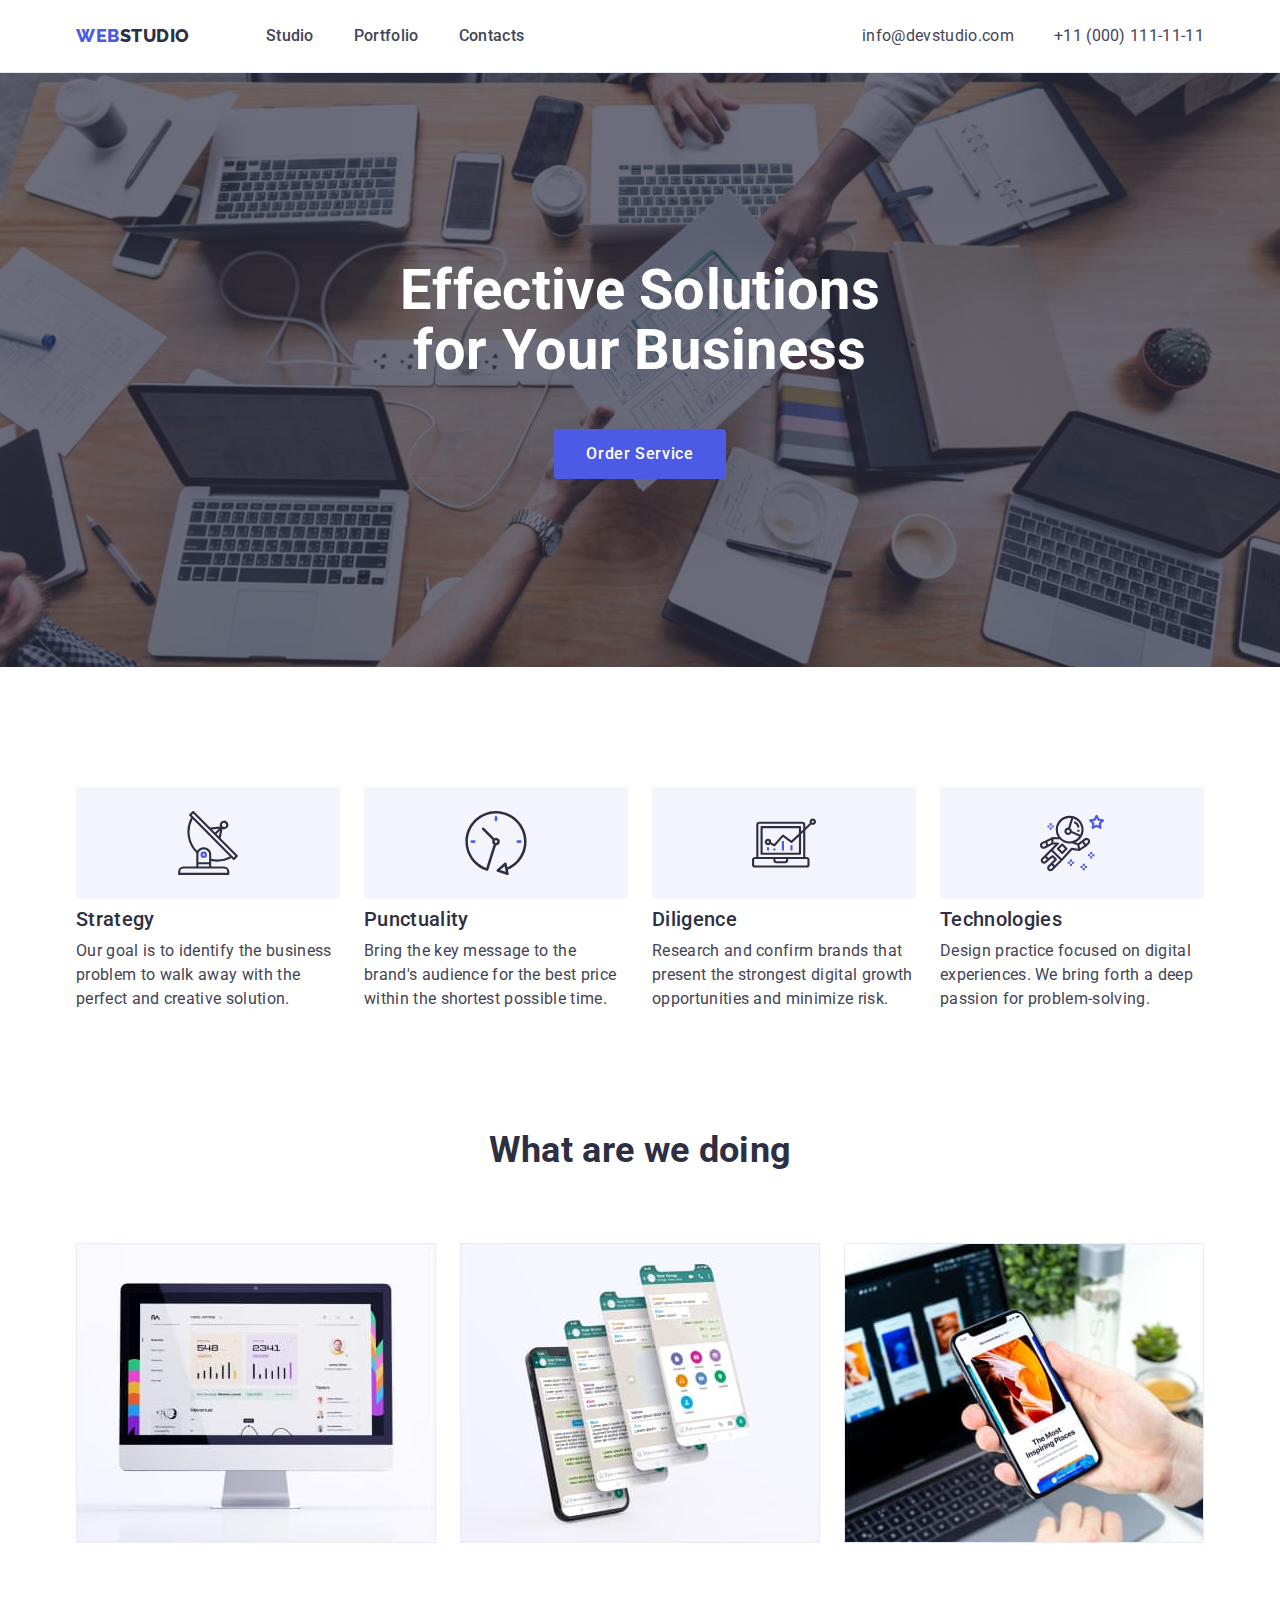
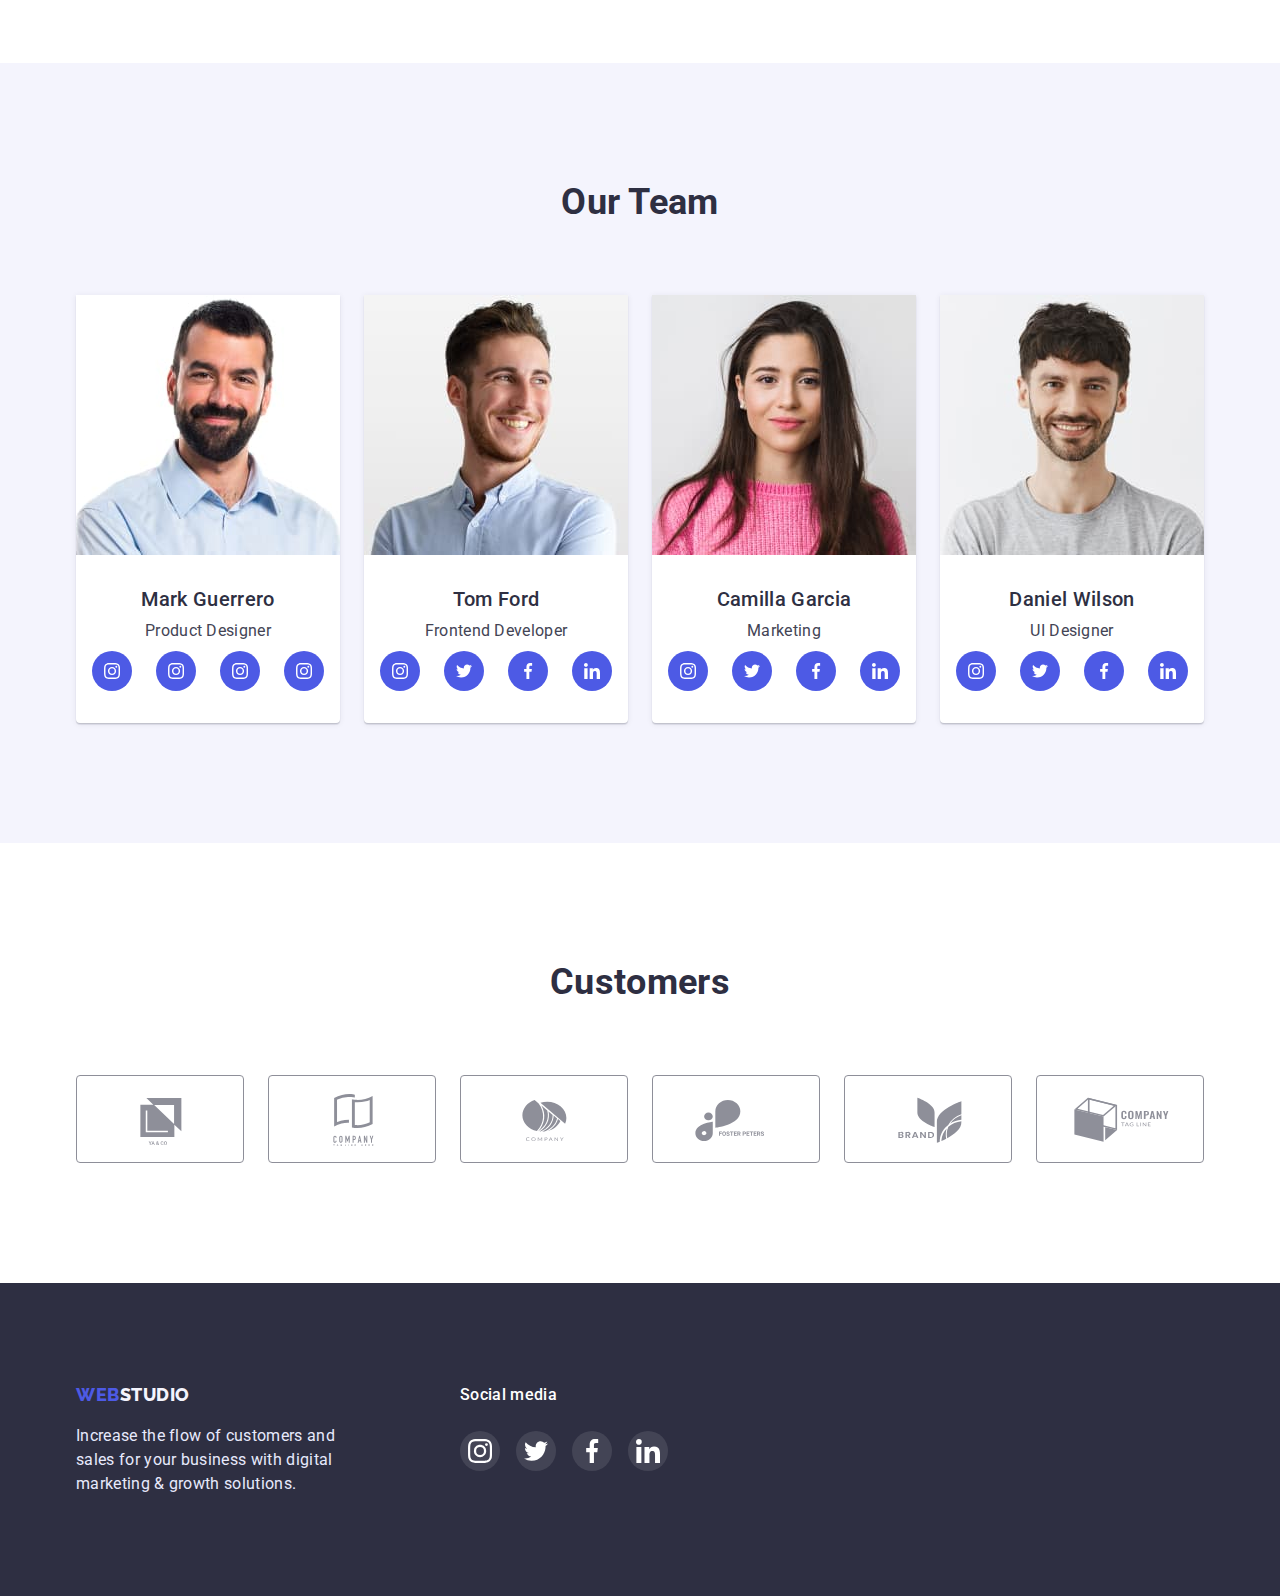
<file: index.html>
<!DOCTYPE html>
<html lang="en">

<head>
  <meta charset="UTF-8">
  <meta http-equiv="X-UA-Compatible" content="IE=edge">
  <meta name="viewport" content="width=device-width, initial-scale=1.0">
  <!-- font family ===============-->
  <link href="https://fonts.googleapis.com" rel="preconnect">
  <link href="https://fonts.gstatic.com" rel="preconnect" crossorigin>
  <link href="https://fonts.googleapis.com/css2?family=Raleway:wght@800&family=Roboto:wght@400;500;700;900&display=swap"
    rel="stylesheet">

  <!-- normalize =======================-->

  <link href="https://cdn.jsdelivr.net/npm/modern-normalize@1.1.0/modern-normalize.min.css" rel="stylesheet">

  <!-- main styles =============================-->

  <link href="./css/styles.css" rel="stylesheet">

  <title>WebStudio</title>
</head>

<body>

  <!-- header ========================-->

  <header class="page-header">
    <div class="container page-header-container">
      <nav class="page-nav">
        <a class="logo logo-header" href="./index.html">Web<span class="header-logo">Studio</span></a>
        <ul class="menu-list list ">
          <li class="menu-item">
            <a class="menu-link link" href="./index.html">Studio</a>
          </li>
          <li class="menu-item">
            <a class="menu-link link" href="./portfolio.html">Portfolio</a>
          </li>
          <li class="menu-item">
            <a class="menu-link link" href="#">Contacts</a>
          </li>
        </ul>
      </nav>
      <address class="page-address">
        <ul class="address-list list">
          <li>
            <a class="mail address-link" href="mailto:info@devstudio.com">info@devstudio.com
            </a>
          </li>
          <li class="contacts-item">
            <a class="address-link" href="tel:+110001111111">+11 (000) 111-11-11
            </a>
          </li>
        </ul>
      </address>
    </div>
  </header>
  <main>

    <!-- Hero ======================================-->

    <section class="page-hero">
      <div class="container">
        <h1 class="hero-title">Effective Solutions for Your Business</h1>
        <button class="hero-button button" type="button">Order Service</button>
      </div>
    </section>

    <!-- Features ================================-->

    <section class="features">
      <div class="container">
        <h2 class="visually-hidden">Our features</h2>
        <ul class="features-list list">
          <li class="features-item">
            <div class="features-box">
              <svg class="features-icon" width="64" height="64">
                <use href="./images/icons.svg#icon-antenna"></use>
              </svg>
            </div>
            <h3 class="item-subtitle">Strategy</h3>
            <p class="features-text">
              Our goal is to identify the business
              problem to walk away with the perfect and creative solution.
            </p>
          </li>
          <li class="features-item">
            <div class="features-box">
              <svg class="features-icon" width="64" height="64">
                <use href="./images/icons.svg#icon-clock"></use>
              </svg>
            </div>
            <h3 class="item-subtitle">Punctuality</h3>
            <p class="features-text">
              Bring the key message to the brand's audience for the best price within the shortest possible time.
            </p>
          </li>
          <li class="features-item">
            <div class="features-box">
              <svg class="features-icon" width="64" height="64">
                <use href="./images/icons.svg#icon-diagram"></use>
              </svg>
            </div>
            <h3 class="item-subtitle">Diligence</h3>
            <p class="features-text">
              Research and confirm brands that present the strongest digital growth opportunities and minimize risk.
            </p>
          </li>
          <li class="features-item">
            <div class="features-box">
              <svg class="features-icon" width="64" height="64">
                <use href="./images/icons.svg#icon-astronaut"></use>
              </svg>
            </div>
            <h3 class="item-subtitle">Technologies</h3>
            <p class="features-text">
              Design practice focused on digital experiences. We bring forth a deep passion for problem-solving.
            </p>
          </li>
        </ul>
      </div>
    </section>

    <!-- Our work =================================-->

    <section class="work">
      <div class="container">
        <h2 class="section-title">What are we doing</h2>
        <ul class="work-list list">
          <li class="work-item">
            <img class="work-img" src="./images/work/application.jpg" alt="app on laptop" height="300" width="360">
          </li>
          <li class="work-item">
            <img class="work-img" src="./images/work/phones.jpg" alt="phons" height="300" width="360">
          </li>
          <li class="work-item">
            <img class="work-img" src="./images/work/phone.jpg" alt="phon" height="300" width="360">
          </li>
        </ul>
      </div>
    </section>

    <!-- Our team ==============================-->

    <section class="team">
      <div class="container">
        <h2 class="section-title">Our Team</h2>
        <ul class="team-list list">
          <li class="team-item">
            <img class="team-img" src="./images/team/Mark.jpg" alt="a man with a beard" width="264" height="260">
            <div class="team-card-description">
              <h3 class="team-title item-subtitle">Mark Guerrero</h3>
              <p class="team-text">Product Designer</p>
              <ul class="social-list list">
                <li class="social-list-item">
                  <a class="social-list-link" href>
                    <svg class="social-list-icon" width="16px" height="16px">
                      <use href="./images/icons.svg#icon-instagram"></use>
                    </svg>
                  </a>
                </li>
                <li class="social-list-item">
                  <a class="social-list-link" href>
                    <svg class="social-list-icon" width="16px" height="16px">
                      <use href="./images/icons.svg#icon-instagram"></use>
                    </svg>
                  </a>
                </li>
                <li class="social-list-item">
                  <a class="social-list-link" href>
                    <svg class="social-list-icon" width="16px" height="16px">
                      <use href="./images/icons.svg#icon-instagram"></use>
                    </svg>
                  </a>
                </li>
                <li class="social-list-item">
                  <a class="social-list-link" href>
                    <svg class="social-list-icon" width="16px" height="16px">
                      <use href="./images/icons.svg#icon-instagram"></use>
                    </svg>
                  </a>
                </li>
              </ul>
            </div>
          </li>
          <li class="team-item">
            <img class="team-img" src="./images/team/Tom.jpg" alt="a smiling man" width="264" height="260">
            <div class="team-card-description">
              <h3 class="team-title item-subtitle">Tom Ford</h3>
              <p class="team-text">Frontend Developer</p>
              <ul class="social-list list">
                <li class="social-list-item">
                  <a class="social-list-link" href>
                    <svg class="social-list-icon" width="16px" height="16px">
                      <use href="./images/icons.svg#icon-instagram"></use>
                    </svg>
                  </a>
                </li>
                <li class="social-list-item">
                  <a class="social-list-link" href>
                    <svg class="social-list-icon" width="16px" height="16px">
                      <use href="./images/icons.svg#icon-twitter"></use>
                    </svg>
                  </a>
                </li>
                <li class="social-list-item">
                  <a class="social-list-link" href>
                    <svg class="social-list-icon" width="16px" height="16px">
                      <use href="./images/icons.svg#icon-facebook"></use>
                    </svg>
                  </a>
                </li>
                <li class="social-list-item">
                  <a class="social-list-link" href>
                    <svg class="social-list-icon" width="16px" height="16px">
                      <use href="./images/icons.svg#icon-linkedin"></use>
                    </svg>
                  </a>
                </li>
              </ul>
            </div>
          </li>
          <li class="team-item">
            <img class="team-img" src="./images/team/Camila.jpg" alt="a young woman" width="264" height="260">
            <div class="team-card-description">
              <h3 class="team-title item-subtitle">Camilla Garcia</h3>
              <p class="team-text">Marketing</p>
              <ul class="social-list list">
                <li class="social-list-item">
                  <a class="social-list-link" href>
                    <svg class="social-list-icon" width="16px" height="16px">
                      <use href="./images/icons.svg#icon-instagram"></use>
                    </svg>
                  </a>
                </li>
                <li class="social-list-item">
                  <a class="social-list-link" href>
                    <svg class="social-list-icon" width="16px" height="16px">
                      <use href="./images/icons.svg#icon-twitter"></use>
                    </svg>
                  </a>
                </li>
                <li class="social-list-item">
                  <a class="social-list-link" href>
                    <svg class="social-list-icon" width="16px" height="16px">
                      <use href="./images/icons.svg#icon-facebook"></use>
                    </svg>
                  </a>
                </li>
                <li class="social-list-item">
                  <a class="social-list-link" href>
                    <svg class="social-list-icon" width="16px" height="16px">
                      <use href="./images/icons.svg#icon-linkedin"></use>
                    </svg>
                  </a>
                </li>
              </ul>
            </div>
          </li>
          <li class="team-item">
            <img class="team-img" src="./images/team/Daniel.jpg" alt="a man with a short beard" width="264"
              height="260">
            <div class="team-card-description">
              <h3 class="team-title item-subtitle">Daniel Wilson</h3>
              <p class="team-text">UI Designer
              </p>
              <ul class="social-list list">
                <li class="social-list-item">
                  <a class="social-list-link" href>
                    <svg class="social-list-icon" width="16px" height="16px">
                      <use href="./images/icons.svg#icon-instagram"></use>
                    </svg>
                  </a>
                </li>
                <li class="social-list-item">
                  <a class="social-list-link" href>
                    <svg class="social-list-icon" width="16px" height="16px">
                      <use href="./images/icons.svg#icon-twitter"></use>
                    </svg>
                  </a>
                </li>
                <li class="social-list-item">
                  <a class="social-list-link" href>
                    <svg class="social-list-icon" width="16px" height="16px">
                      <use href="./images/icons.svg#icon-facebook"></use>
                    </svg>
                  </a>
                </li>
                <li class="social-list-item">
                  <a class="social-list-link" href>
                    <svg class="social-list-icon" width="16px" height="16px">
                      <use href="./images/icons.svg#icon-linkedin"></use>
                    </svg>
                  </a>
                </li>
              </ul>
            </div>
          </li>
        </ul>
      </div>
    </section>

    <!-- CUSTOMERS =========================== -->

    <section class="customers">
      <div class="container">
        <h2 class="section-title">Customers</h2>
        <ul class="customers-list list">
          <li class="customer-item">
            <a class="customer-link" href>
              <svg class="customer-icon" width="104px" height="56px">
                <use href="./images/icons.svg#icon-Logo-1"></use>
              </svg>
            </a>
          </li>
          <li class="customer-item">
            <a class="customer-link" href>
              <svg class="customer-icon" width="104px" height="56px">
                <use href="./images/icons.svg#icon-Logo-2"></use>
              </svg>
            </a>
          </li>
          <li class="customer-item">
            <a class="customer-link" href>
              <svg class="customer-icon" width="104px" height="56px">
                <use href="./images/icons.svg#icon-Logo-3"></use>
              </svg>
            </a>
          </li>
          <li class="customer-item">
            <a class="customer-link" href>
              <svg class="customer-icon" width="104px" height="56px">
                <use href="./images/icons.svg#icon-Logo-4"></use>
              </svg>
            </a>
          </li>
          <li class="customer-item">
            <a class="customer-link" href>
              <svg class="customer-icon" width="104px" height="56px">
                <use href="./images/icons.svg#icon-Logo-5"></use>
              </svg>
            </a>
          </li>
          <li class="customer-item">
            <a class="customer-link" href>
              <svg class="customer-icon" width="104px" height="56px">
                <use href="./images/icons.svg#icon-Logo-6"></use>
              </svg>
            </a>
          </li>
        </ul>
      </div>
    </section>
  </main>

  <!-- footer -->

  <footer class="footer">
    <div class="container footer-container">
      <div class="footer-logo-paragraph">
        <a class="logo link" href="./index.html">Web<span class="footer-logo">Studio</span></a>
        <p class="footer-text">Increase the flow of customers and sales for your business with digital marketing &
          growth
          solutions.</p>
      </div>
      <div class="social-media">
        <p class="social-media-title">Social media</p>
        <ul class="social-media-list list">
          <li class="social-media-item">
            <a class="social-media-link" href>
              <svg class="social-media-icon" width="24px" height="24px">
                <use href="./images/icons.svg#icon-instagram"></use>
              </svg>
            </a>
          </li>
          <li class="social-media-item">
            <a class="social-media-link" href>
              <svg class="social-media-icon" width="24px" height="24px">
                <use href="./images/icons.svg#icon-twitter"></use>
              </svg>
            </a>
          </li>
          <li class="social-media-item">
            <a class="social-media-link" href>
              <svg class="social-media-icon" width="24px" height="24px">
                <use href="./images/icons.svg#icon-facebook"></use>
              </svg>
            </a>
          </li>
          <li class="social-media-item">
            <a class="social-media-link" href>
              <svg class="social-media-icon" width="24px" height="24px">
                <use href="./images/icons.svg#icon-linkedin"></use>
              </svg>
            </a>
          </li>
        </ul>


      </div>
    </div>
  </footer>
</body>

</html>
</file>
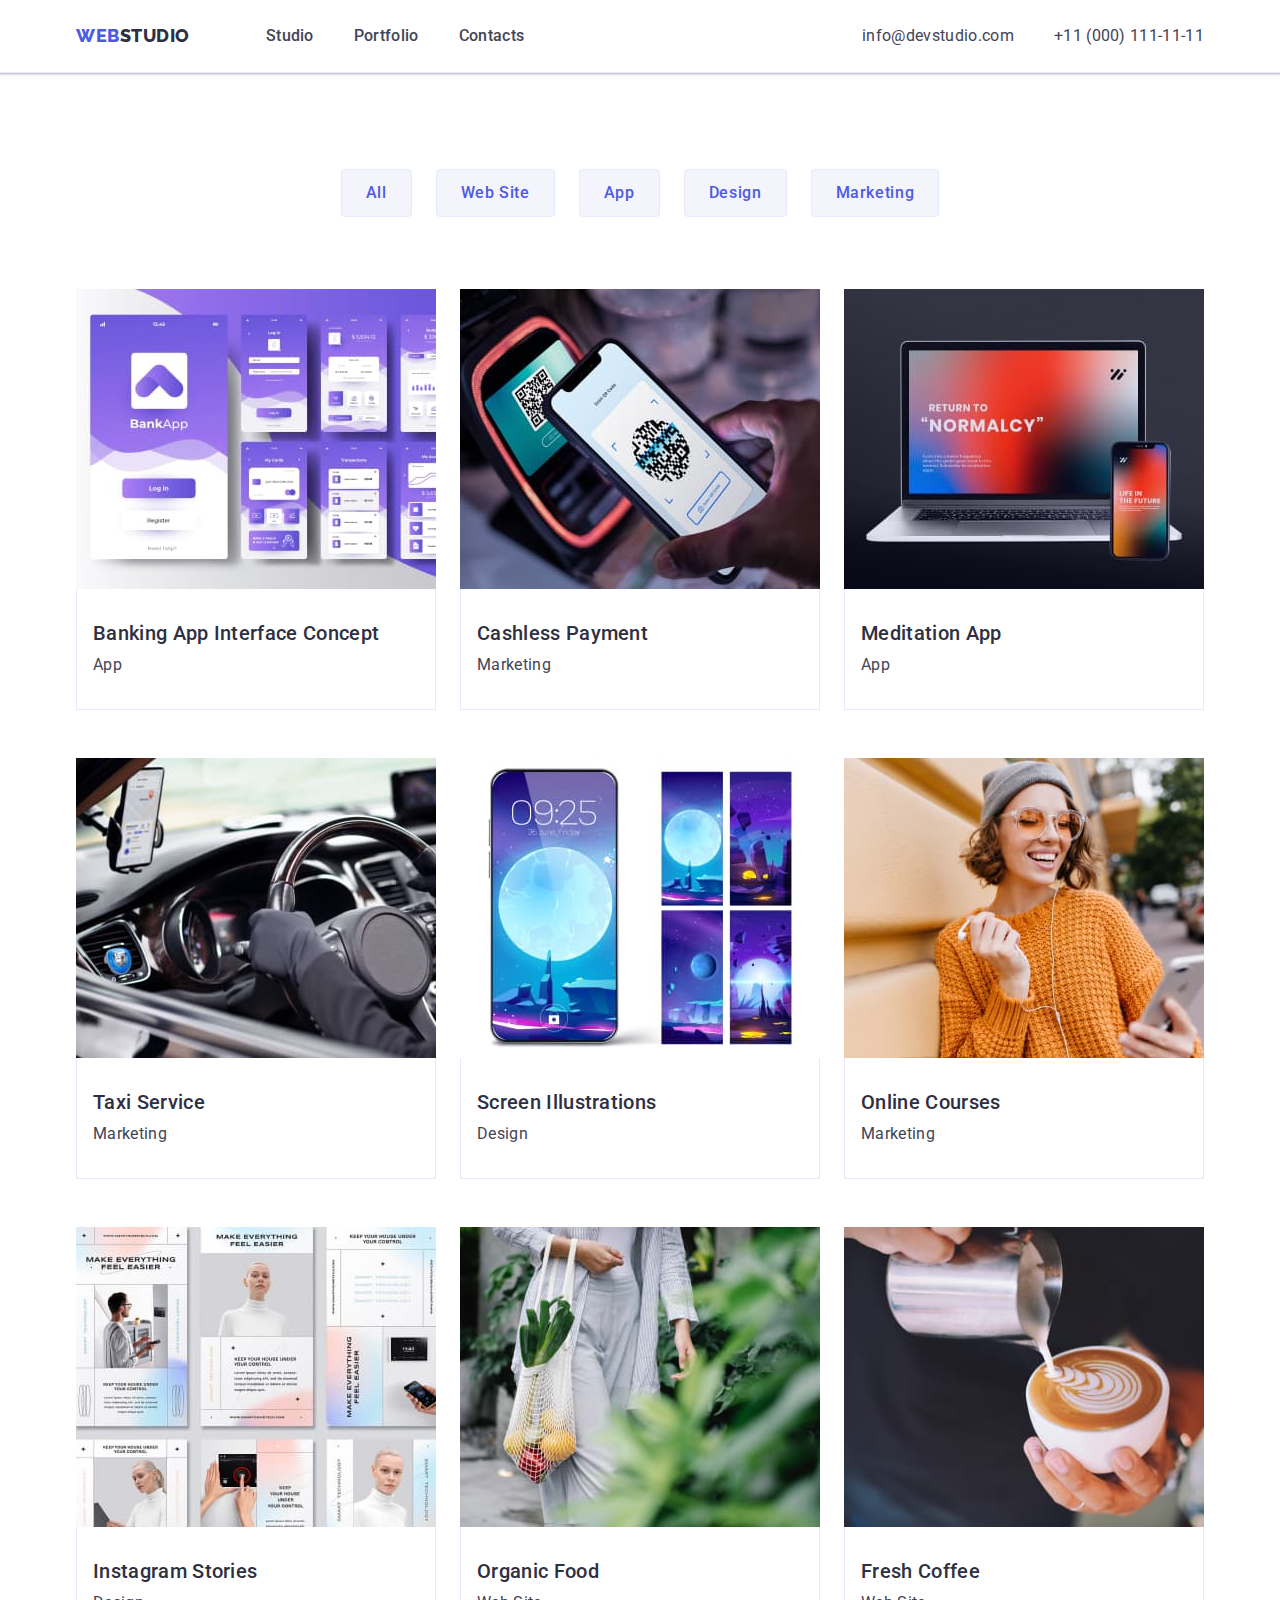
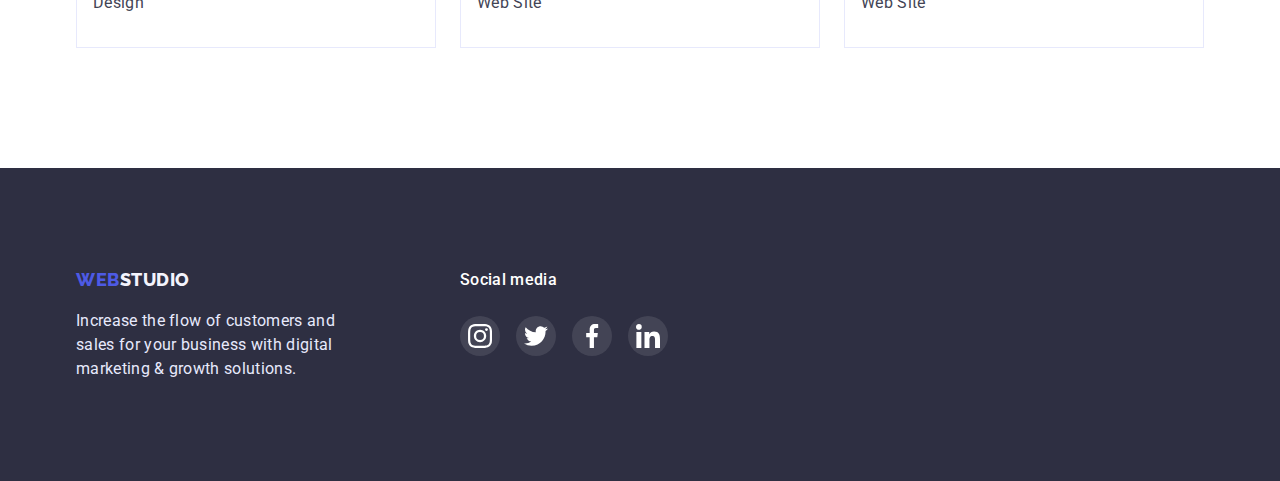
<file: portfolio.html>
<!DOCTYPE html>
<html lang="en">

<head>
  <meta charset="UTF-8">
  <meta http-equiv="X-UA-Compatible" content="IE=edge">
  <meta name="viewport" content="width=device-width, initial-scale=1.0">
  <!-- font family ========================-->
  <link href="https://fonts.googleapis.com" rel="preconnect">
  <link href="https://fonts.gstatic.com" rel="preconnect" crossorigin>
  <link href="https://fonts.googleapis.com/css2?family=Raleway:wght@800&family=Roboto:wght@400;500;700;900&display=swap"
    rel="stylesheet">

  <!-- normalize ============================-->

  <link href="https://cdn.jsdelivr.net/npm/modern-normalize@1.1.0/modern-normalize.min.css" rel="stylesheet">

  <!-- main styles ===========================-->

  <link href="./css/styles.css" rel="stylesheet">
  <title>Portfolio</title>

</head>

<body>

  <!-- header =========================-->

  <header class="page-header">
    <div class="container page-header-container">
      <nav class="page-nav">
        <a class="logo logo-header" href="./index.html">Web<span class="header-logo">Studio</span></a>
        <ul class="menu-list list ">
          <li class="menu-item">
            <a class="menu-link link" href="./index.html">Studio</a>
          </li>
          <li class="menu-item">
            <a class="menu-link link current" href="./portfolio.html">Portfolio</a>
          </li>
          <li class="menu-item">
            <a class="menu-link link" href="#">Contacts</a>
          </li>
        </ul>
      </nav>
      <address class="page-address">
        <ul class="address-list list">
          <li>
            <a class="mail address-link" href="mailto:info@devstudio.com">info@devstudio.com
            </a>
          </li>
          <li class="contacts-item">
            <a class="address-link" href="tel:+110001111111">+11 (000) 111-11-11
            </a>
          </li>
        </ul>
      </address>
    </div>
  </header>
  <main>

    <!-- projects -->

    <section class="portfolio">
      <div class="container">
        <h1 class="visually-hidden">Portfolio</h1>

        <!-- FILTER ========================================= -->

        <ul class="filter-list list">
          <li class="filter-item"><button class="filter-button button" type="button">All</button></li>
          <li class="filter-item"><button class="filter-button button" type="button">Web Site</button></li>
          <li class="filter-item"><button class="filter-button button" type="button">App</button></li>
          <li class="filter-item"><button class="filter-button button" type="button">Design</button></li>
          <li class="filter-item"><button class="filter-button button" type="button">Marketing</button></li>
        </ul>

        <!-- PROJECTS ============================= -->

        <ul class="project-list list">
          <li class="project-item">
            <a class="link" href="#">
              <img src="./images/Products/Project1.jpg" alt="app Interface layout" width="360" height="300">
              <div class="project-description">
                <h3 class="item-subtitle">Banking App Interface Concept</h3>
                <p class="project-item-description">App</p>
              </div>
            </a>
          </li>
          <li class="project-item">
            <a class="link" href="#">
              <img src="./images/Products/Project2.jpg" alt="marketing in cashless Payment" width="360" height="300">
              <div class="project-description">
                <h3 class="item-subtitle">Cashless Payment</h3>
                <p class="project-item-description">Marketing</p>
              </div>
            </a>
          </li>
          <li class="project-item">
            <a class="link" href="#">
              <img src="./images/Products/Project3.jpg" alt="meditation app on laptop" width="360" height="300">
              <div class="project-description">
                <h3 class="item-subtitle">Meditation App</h3>
                <p class="project-item-description">App</p>
              </div>
            </a>
          </li>
          <li class="project-item">
            <a class="link" href="#">
              <img src="./images/Products/Project4.jpg" alt="driver into the car" width="360" height="300">
              <div class="project-description">
                <h3 class="item-subtitle">Taxi Service</h3>
                <p class="project-item-description">Marketing</p>
              </div>
            </a>
          </li>
          <li class="project-item">
            <a class="link" href="#">
              <img src="./images/Products/Project5.jpg" alt="design few layouts for phone" width="360" height="300">
              <div class="project-description">
                <h3 class="item-subtitle">Screen Illustrations</h3>
                <p class="project-item-description">Design</p>
              </div>
            </a>
          </li>
          <li class="project-item">
            <a class="link" href="#">
              <img src="./images/Products/Project6.jpg" alt="the girl looking at the phone" width="360" height="300">
              <div class="project-description">
                <h3 class="item-subtitle">Online Courses</h3>
                <p class="project-item-description">Marketing</p>
              </div>
            </a>
          </li>
          <li class="project-item">
            <a class="link" href="#">
              <img src="./images/Products/Project7.jpg" alt="few samples for design" width="360" height="300">
              <div class="project-description">
                <h3 class="item-subtitle">Instagram Stories</h3>
                <p class="project-item-description">Design</p>
              </div>
            </a>
          </li>
          <li class="project-item">
            <a class="link" href="#">
              <img src="./images/Products/Project8.jpg" alt="fruits in the bag" width="360" height="300">
              <div class="project-description">
                <h3 class="item-subtitle">Organic Food</h3>
                <p class="project-item-description">Web Site</p>
              </div>
            </a>
          </li>
          <li class="project-item">
            <a class="link" href="#">
              <img src="./images/Products/Project9.jpg" alt="a cap of cappuccino" width="360" height="300">
              <div class="project-description">
                <h3 class="item-subtitle">Fresh Coffee</h3>
                <p class="project-item-description">Web Site</p>
              </div>
            </a>
          </li>
        </ul>
      </div>
    </section>
  </main>

  <!-- footer -->

  <footer class="footer">
    <div class="container footer-container">
      <div class="footer-logo-paragraph">
        <a class="logo link" href="./index.html">Web<span class="footer-logo">Studio</span></a>
        <p class="footer-text">Increase the flow of customers and sales for your business with digital marketing &
          growth
          solutions.</p>
      </div>
      <div class="social-media">
        <p class="social-media-title">Social media</p>
        <ul class="social-media-list list">
          <li class="social-media-item">
            <a class="social-media-link" href="" class="social-list-link">
              <svg class="social-media-icon" width="24px" height="24px">
                <use href="./images/icons.svg#icon-instagram"></use>
              </svg>
            </a>
          </li>
          <li class="social-media-item">
            <a class="social-media-link" href="" class="social-list-link">
              <svg class="social-media-icon" width="24px" height="24px">
                <use href="./images/icons.svg#icon-twitter"></use>
              </svg>
            </a>
          </li>
          <li class="social-media-item">
            <a class="social-media-link" href="" class="social-list-link">
              <svg class="social-media-icon" width="24px" height="24px">
                <use href="./images/icons.svg#icon-facebook"></use>
              </svg>
            </a>
          </li>
          <li class="social-media-item">
            <a class="social-media-link" href="" class="social-list-link">
              <svg class="social-media-icon" width="24px" height="24px">
                <use href="./images/icons.svg#icon-linkedin"></use>
              </svg>
            </a>
          </li>
        </ul>
        </li>
        </ul>
      </div>
    </div>
  </footer>
</body>

</html>
</file>
<file: css/styles.css>
:root {
  --title-color: #2e2f42;
  --pr_brand-color: #4d5ae5;
  --text-color: #434455;
  --accent-color: #404bbf;
  --footer-color: #e7e9fc;
  --team-bgcolor: #f4f4fd;
  --wite-color: #fff;
  --btn-hover: #404bbf;
  --transition-dur-funk: 250ms cubic-bezier(0.4, 0, 0.2, 1);
}
body {
  font-family: 'roboto', sans-serif;
  font-size: 16px;
  line-height: 1.5;
  letter-spacing: 0.02em;
  color: var(--text-color);
  background-color: hwb(0 100% 0%);
}

/* RESET ============================================== */

h1,
h2,
h3,
h4,
p {
  margin-top: 0;
  margin-bottom: 0;
}

ul,
ol {
  margin-top: 0;
  margin-bottom: 0;
  padding-left: 0;
}
img {
  display: block;
  max-width: 100%;
  height: auto;
}
.list {
  list-style: none;
  padding: 0;
  margin: 0;
}
.link {
  text-decoration: none;
  color: inherit;
}

/* COMPONENTS====================================== */

.container {
  width: 1158px;
  margin-left: auto;
  margin-right: auto;
  padding-left: 15px;
  padding-right: 15px;
}

.visually-hidden {
  position: absolute;
  white-space: nowrap;
  width: 1px;
  height: 1px;
  overflow: hidden;
  border: 0;
  padding: 0;
  clip: rect(0 0 0 0);
  clip-path: inset(50%);
  margin: -1px;
}
.button {
  font-family: 'roboto', sans-serif;
  font-weight: 500;
  align-items: center;
  letter-spacing: 0.04em;
  cursor: pointer;
}

.section-title {
  font-size: 36px;
  line-height: 1.11;
  color: var(--title-color);
  text-align: center;
  margin-bottom: 72px;
}

.item-subtitle {
  font-size: 20px;
  font-weight: 500;
  line-height: 1.2;
  margin-bottom: 8px;
  text-align: left;
  color: var(--title-color);
}

/* HEDER ========================================= */

.page-header {
  padding-top: 24px;
  padding-bottom: 24px;
  border-bottom: 1px solid #e7e9fc;
  box-shadow: 0px 2px 1px rgba(46, 47, 66, 0.08),
    0px 1px 1px rgba(46, 47, 66, 0.16), 0px 1px 6px rgba(46, 47, 66, 0.08);
}
.page-header-container {
  display: flex;
  align-items: center;
}

/* PAGE-NAV =========================== */

.page-nav {
  display: flex;
  align-items: center;
}

/* MENU ========================================= */

.menu-list {
  font-weight: 500;
  transition: 250ms cubic-bezier(0.4, 0, 0.2, 1);
}
.menu-link:hover,
.menu-link:focus {
  color: var(--accent-color);
}
.menu-list {
  display: flex;
  align-items: center;
}
.menu-item:not(:last-child) {
  margin-right: 40px;
}
.menu-link .current {
  color: var(--accent-color);
}
.logo {
  font-family: 'Raleway', sans-serif;
  font-size: 18px;
  font-weight: 800;
  line-height: 1.33;
  letter-spacing: 0.03em;
  text-align: left;
  text-decoration: none;
  color: var(--pr_brand-color);
  text-transform: uppercase;
  transition: 250ms cubic-bezier(0.4, 0, 0.2, 1);
}
.logo-header {
  margin-right: 76px;
}
.logo:hover,
.logo:focus {
  color: var(--accent-color);
}
.header-logo {
  color: var(--title-color);
}

/* ADDRESS =========================================== */

.address-link {
  font-style: normal;
  color: inherit;
  text-decoration: none;
  transition: 250ms cubic-bezier(0.4, 0, 0.2, 1) cubic-bezier(0.4, 0, 0.2, 1);
}
.address-link:hover,
.address-link:focus {
  color: var(--accent-color);
}
.address-list {
  display: flex;
  align-items: center;
}
.page-address {
  margin-left: auto;
}

.mail {
  margin-right: 40px;
}

/* HERO ============================================== */

.page-hero {
  max-width: 1440px;
  padding-top: 188px;
  padding-bottom: 188px;
  margin-left: auto;
  margin-right: auto;
  text-align: center;
  background-image: linear-gradient(
      rgba(46, 47, 66, 0.7),
      rgba(46, 47, 66, 0.7)
    ),
    url('../images/hero/people-office1.jpg');
  background-size: cover;
  background-position: center;
  background-color: var(--title-color);
}
.hero-title {
  max-width: 490px;
  font-weight: 700;
  font-size: 56px;
  line-height: 1.07;
  margin-bottom: 48px;
  margin-left: auto;
  margin-right: auto;
  text-align: center;
  color: var(--wite-color);
}
.hero-button {
  color: #ffffff;
  background: var(--pr_brand-color);
  padding: 16px 32px;
  margin-left: auto;
  margin-right: auto;
  border: none;
  border-radius: 4px;
  min-width: 169px;
  transition: 250ms cubic-bezier(0.4, 0, 0.2, 1);
}
.hero-button:hover,
.hero-button:focus {
  background-color: var(--btn-hover);
}

/*  SECTION FEATURES ================================*/

.features-box {
  display: flex;
  justify-content: center;
  align-items: center;
  height: 112px;
  background-color: #f4f4fd;
  border-radius: 4px;
  margin-bottom: 8px;
}
.features {
  padding-top: 120px;
  padding-bottom: 120px;
}
.features-list {
  display: flex;
  flex-wrap: wrap;
  gap: 24px;
}
.features-item {
  flex-basis: calc((100% - 3 * 24px) / 4);
}

/* SECTION WORK  ===============================================*/

.work {
  padding-bottom: 120px;
}
.work-list {
  display: flex;
  flex-wrap: wrap;
  gap: 24px;
}
.work-item {
  flex-basis: calc((100% - 24 * 2) / 3);
}

/* section Team ==============================================*/

.team-list {
  display: flex;
  flex-wrap: wrap;
  gap: 24px;
}
.team-item {
  flex-basis: calc((100% - 24 * 3) / 4);
  background-color: #fff;
  box-shadow: 0px 1px 6px rgba(46, 47, 66, 0.08),
    0px 1px 1px rgba(46, 47, 66, 0.16), 0px 2px 1px rgba(46, 47, 66, 0.08);
  border-radius: 0px 0px 4px 4px;
}
.team-title {
  text-align: center;
}
.team-text {
  text-align: center;
  margin-bottom: 8px;
}
.team {
  background-color: var(--team-bgcolor);
  padding-bottom: 120px;
  padding-top: 120px;
}
.team-card-description {
  padding: 32px 16px;
}
.social-list {
  display: flex;
  flex-wrap: wrap;
  gap: 24px;
}
.social-list-link {
  display: flex;
  justify-content: center;
  align-items: center;
  width: 40px;
  height: 40px;
  border-radius: 50%;
  background-color: #4d5ae5;
  transition: 250ms cubic-bezier(0.4, 0, 0.2, 1);
}
.social-list-link:hover,
.social-list-link:focus {
  background-color: var(--accent-color);
}
.social-list-icon {
  fill: var(--wite-color);
}

/*  ==========================CUSTOMERS ============================== */

.customers {
  padding-top: 120px;
  padding-bottom: 120px;
}
.customers-list {
  display: flex;
  gap: 24px;
}
.customer-item {
  flex-basis: calc((100% - 24 * 5) / 6);
}
.customer-link {
  display: flex;
  width: 168px;
  height: 88px;
  justify-content: center;
  align-items: center;
  border: 1px solid #8e8f99;
  border-radius: 4px;
  transition: border-color 250ms cubic-bezier(0.4, 0, 0.2, 1);
}
.customer-icon {
  fill: #8e8f99;
  transition: fill 250ms cubic-bezier(0.4, 0, 0.2, 1);
}
.customer-link:is(:hover, :focus) .customer-icon {
  fill: #404bbf;
}
.customer-link:is(:hover, :focus) {
  border-color: #404bbf;
}

/* ================================ FOOTER ================================================= */

.footer {
  max-width: 1140;
  background-color: var(--title-color);
  padding-top: 100px;
  padding-bottom: 100px;
}
.footer-text {
  color: var(--footer-color);
  width: 264px;
  margin-top: 16px;
}
.footer-container {
  display: flex;
}
.footer-logo-paragraph {
  margin-right: 120px;
}
.footer-logo {
  margin-right: 0;
  color: var(--team-bgcolor);
}
.social-media {
  display: inline-block;
}
.social-media-title {
  margin-bottom: 24px;
  font-weight: 500;
  color: var(--wite-color);
}
.social-media-list {
  display: flex;
  gap: 16px;
}
.social-media-link {
  display: flex;
  width: 40px;
  height: 40px;
  border-radius: 50%;
  fill: #fff;
  background-color: rgba(255, 255, 255, 0.1);
  justify-content: center;
  align-items: center;
  transition: 250ms cubic-bezier(0.4, 0, 0.2, 1);
}
.social-media-link:hover,
.social-media-link:focus {
  background-color: green;
}
/* Portfolio================================================ */

.portfolio {
  padding-top: 96px;
  padding-bottom: 120px;
}
/* ===================Filter==================== */
.filter-item:not(:last-child) {
  margin-right: 24px;
}
.filter-button {
  padding: 12px 24px;
  min-height: 48px;
  border: 1px solid var(--footer-color);
  border-radius: 4px;
  color: var(--pr_brand-color);
  background-color: var(--team-bgcolor);
  transition: color var(--transition-dur-funk),
    background-color var(--transition-dur-funk),
    border-color var(--transition-dur-funk);
}
.filter-button:is(:hover, :focus, :active) {
  color: var(--wite-color);
  background-color: var(--btn-hover);
  box-shadow: 0px 3px 1px rgba(0, 0, 0, 0.1), 0px 2px 1px rgba(0, 0, 0, 0.08),
    0px 2px 2px rgba(0, 0, 0, 0.12);
  border-color: var(--btn-hover);
}
.filter-list {
  display: flex;
  align-items: center;
  justify-content: center;
  margin-bottom: 72px;
}
/* ======================Projects============== */
.project-list {
  display: flex;
  flex-wrap: wrap;
  gap: 48px 24px;
}
.project-description {
  padding: 32px 16px 32px 16px;
  border: solid;
  border-top: 0;
  border-width: 1px;
  border-color: #e7e9fc;
}
.project-item {
  flex-basis: calc((100% - 24 * 2) / 3);
  transition: 250ms cubic-bezier(0.4, 0, 0.2, 1);
}
.project-item:hover {
  box-shadow: 0px 1px 6px rgba(46, 47, 66, 0.08),
    0px 1px 1px rgba(46, 47, 66, 0.16), 0px 2px 1px rgba(46, 47, 66, 0.08);
}
</file>
